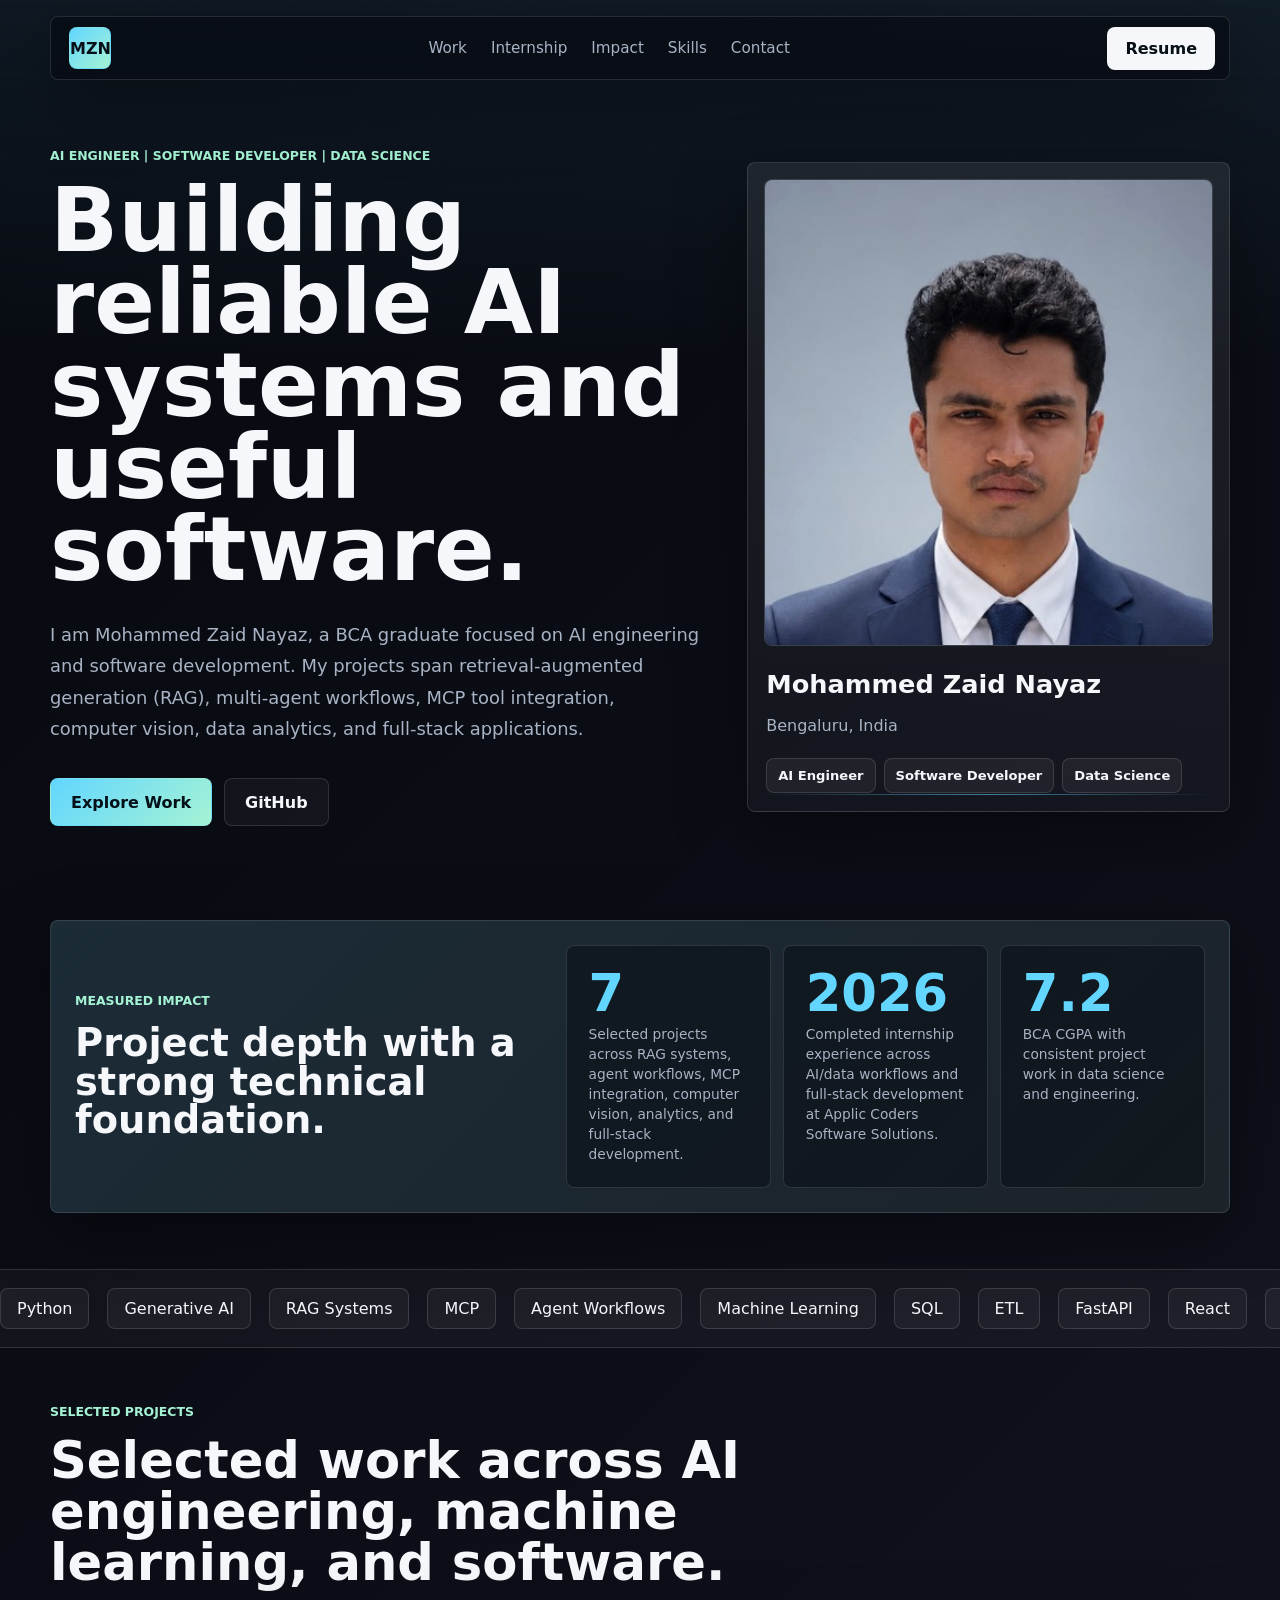
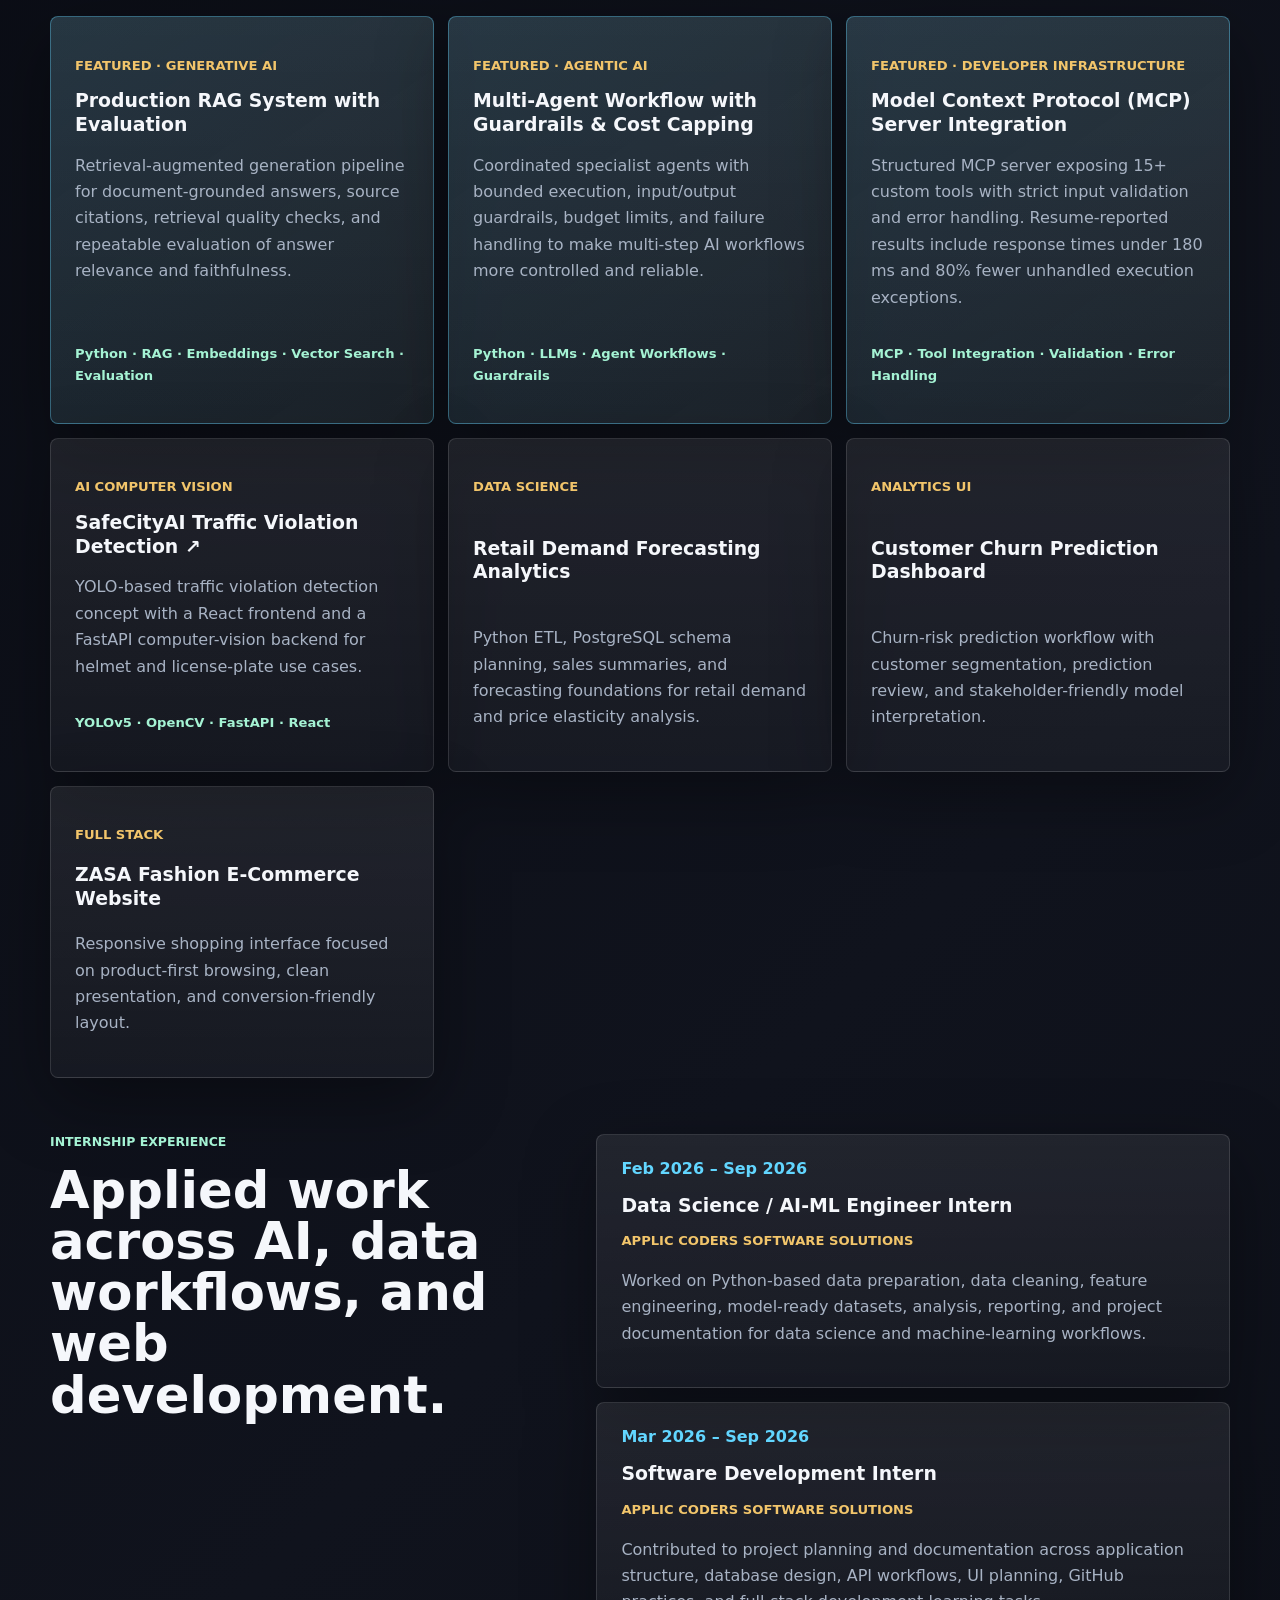
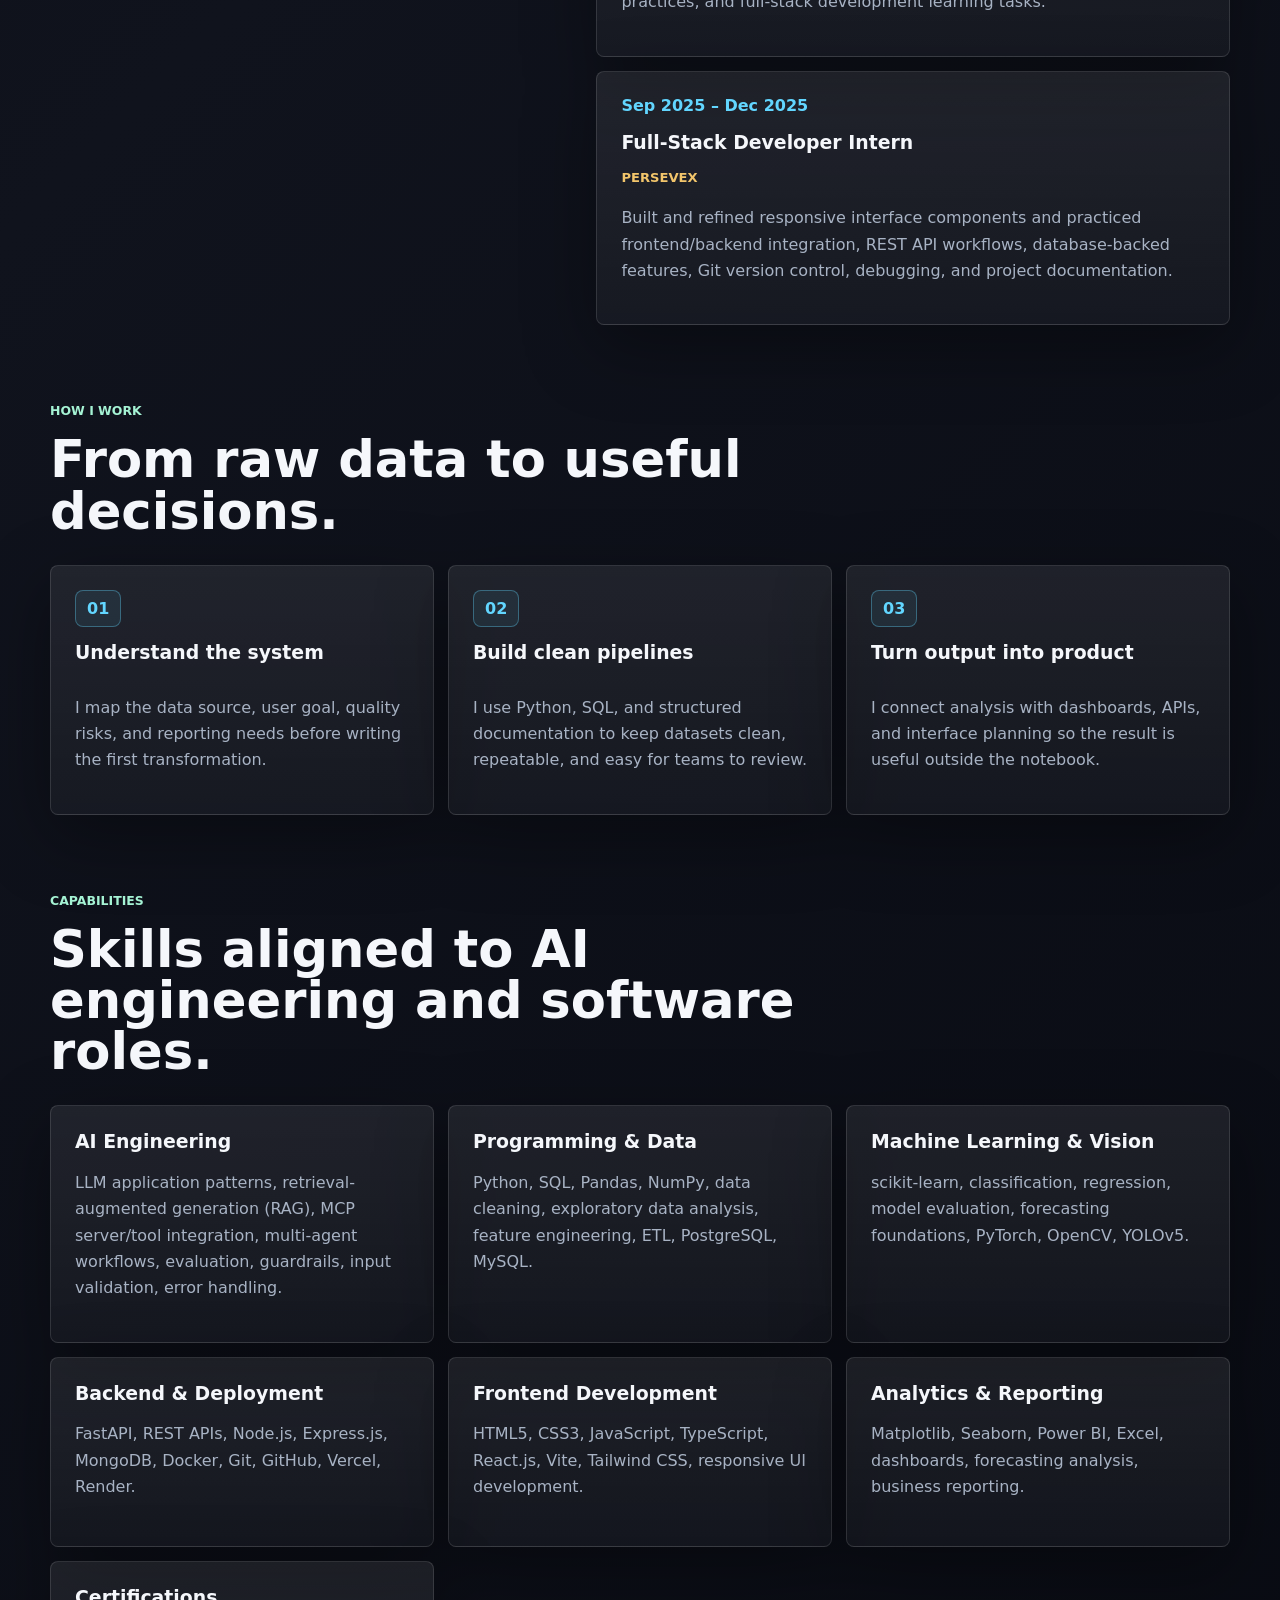
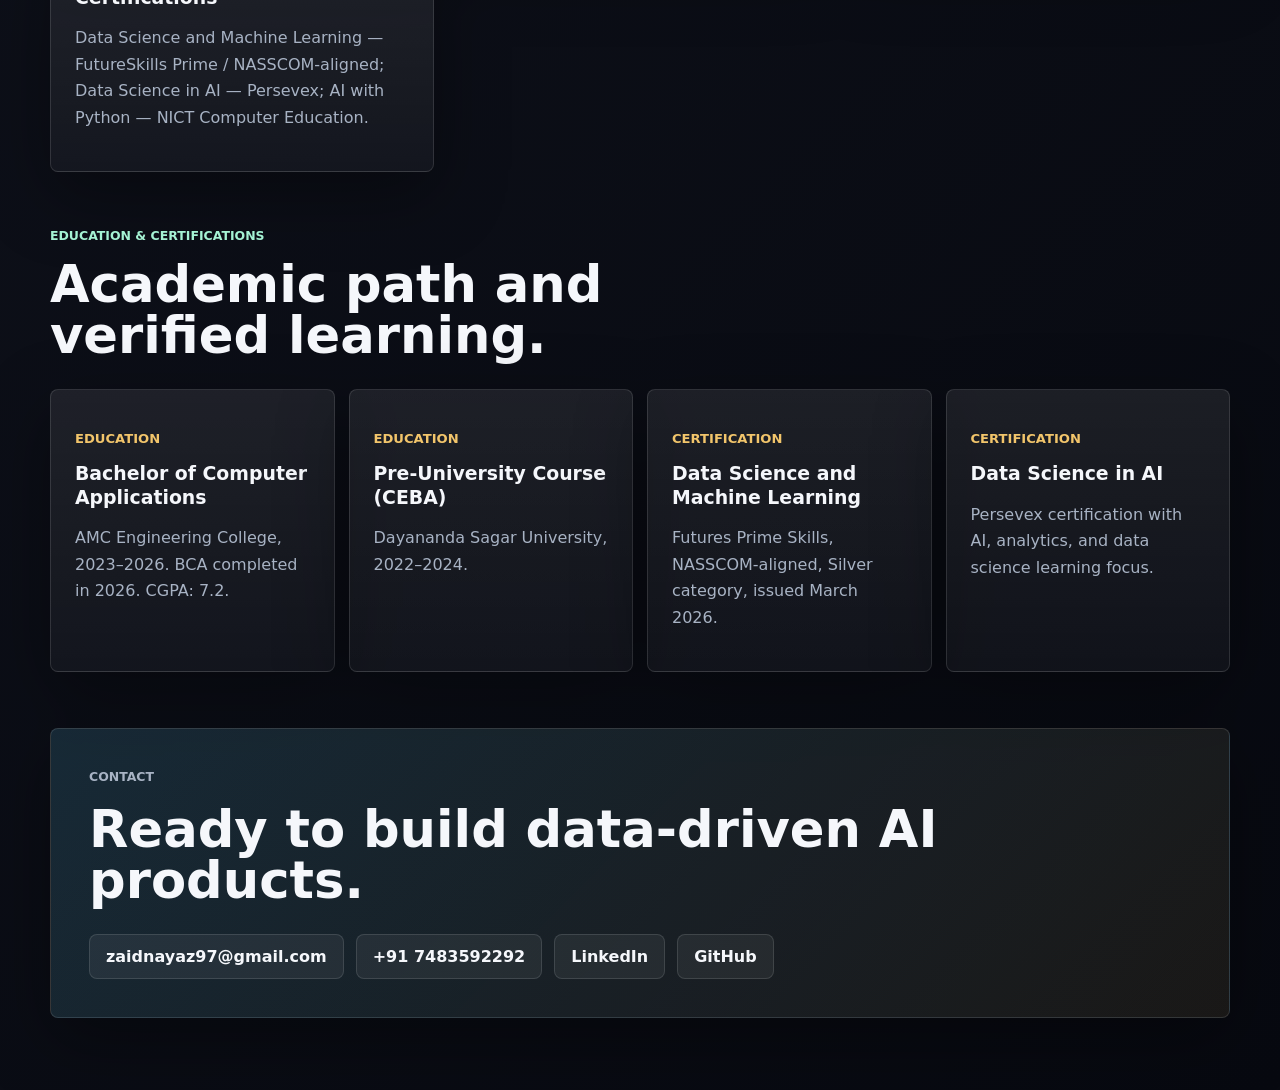
<file: index.html>
<!doctype html>
<html lang="en">
  <head>
    <meta charset="utf-8" />
    <meta name="viewport" content="width=device-width, initial-scale=1" />
    <title>Mohammed Zaid Nayaz | AI Engineer & Software Developer</title>
    <meta
      name="description"
      content="Portfolio of Mohammed Zaid Nayaz, BCA graduate focused on AI engineering, LLM applications, RAG systems, agent workflows, MCP integrations, machine learning, and software development."
    />
    <meta name="theme-color" content="#070910" />
    <meta property="og:type" content="website" />
    <meta property="og:title" content="Mohammed Zaid Nayaz | AI Engineer &amp; Software Developer" />
    <meta property="og:description" content="AI engineering, RAG systems, multi-agent workflows, MCP integrations, machine learning, and software projects." />
    <meta property="og:url" content="https://zaidnayaz.github.io/Mohammed_Zaid_Nayaz_Portfolio/" />
    <link rel="canonical" href="https://zaidnayaz.github.io/Mohammed_Zaid_Nayaz_Portfolio/" />
    <link rel="stylesheet" href="styles.css?v=20261028-refresh" />
  </head>
  <body>
    <div class="progress" aria-hidden="true"></div>

    <header class="nav-shell">
      <a class="logo" href="#home">MZN</a>
      <nav aria-label="Primary navigation">
        <a href="#work">Work</a>
        <a href="#experience">Internship</a>
        <a href="#impact">Impact</a>
        <a href="#skills">Skills</a>
        <a href="#contact">Contact</a>
      </nav>
      <a class="nav-cta" href="resume.html">Resume</a>
    </header>

    <main id="home">
      <section class="hero section-panel">
        <div class="hero-copy reveal">
          <p class="eyebrow">AI Engineer | Software Developer | Data Science</p>
          <h1>Building reliable AI systems and useful software.</h1>
          <p class="hero-text">
            I am Mohammed Zaid Nayaz, a BCA graduate focused on AI engineering and software development. My projects span retrieval-augmented generation (RAG), multi-agent workflows, MCP tool integration, computer vision, data analytics, and full-stack applications.
          </p>
          <div class="hero-actions">
            <a class="button primary" href="#work">Explore Work</a>
            <a class="button ghost" href="https://github.com/zaidnayaz" target="_blank" rel="noreferrer">GitHub</a>
          </div>
        </div>

        <aside class="identity-card reveal">
          <div class="portrait-wrap">
            <img src="assets/zaid_headshot_square.jpg" alt="Mohammed Zaid Nayaz professional photo" />
          </div>
          <div class="identity-copy">
            <h2>Mohammed Zaid Nayaz</h2>
            <p>Bengaluru, India</p>
            <div class="role-pills" aria-label="Portfolio roles">
              <span>AI Engineer</span>
              <span>Software Developer</span>
              <span>Data Science</span>
            </div>
          </div>
        </aside>
      </section>

      <section id="impact" class="impact-band section-panel reveal" aria-label="Career impact highlights">
        <div class="impact-copy">
          <p class="eyebrow">Measured Impact</p>
          <h2>Project depth with a strong technical foundation.</h2>
        </div>
        <dl class="impact-grid">
          <div>
            <dt>7</dt>
            <dd>Selected projects across RAG systems, agent workflows, MCP integration, computer vision, analytics, and full-stack development.</dd>
          </div>
          <div>
            <dt>2026</dt>
            <dd>Completed internship experience across AI/data workflows and full-stack development at Applic Coders Software Solutions.</dd>
          </div>
          <div>
            <dt>7.2</dt>
            <dd>BCA CGPA with consistent project work in data science and engineering.</dd>
          </div>
        </dl>
      </section>

      <section class="ticker" aria-label="Core skill highlights">
        <div class="ticker-track">
          <span>Python</span>
          <span>Generative AI</span>
          <span>RAG Systems</span>
          <span>MCP</span>
          <span>Agent Workflows</span>
          <span>Machine Learning</span>
          <span>SQL</span>
          <span>ETL</span>
          <span>FastAPI</span>
          <span>React</span>
          <span>YOLOv5</span>
          <span>PostgreSQL</span>
          <span>GitHub</span>
        </div>
      </section>

      <section id="work" class="section-panel">
        <div class="section-heading reveal">
          <p class="eyebrow">Selected Projects</p>
          <h2>Selected work across AI engineering, machine learning, and software.</h2>
        </div>

        <div class="project-grid">
          <article class="project-card featured-project reveal">
            <p class="project-kicker">Featured · Generative AI</p>
            <h3>Production RAG System with Evaluation</h3>
            <p>
              Retrieval-augmented generation pipeline for document-grounded answers,
              source citations, retrieval quality checks, and repeatable evaluation
              of answer relevance and faithfulness.
            </p>
            <p class="project-stack">Python · RAG · Embeddings · Vector Search · Evaluation</p>
          </article>

          <article class="project-card featured-project reveal">
            <p class="project-kicker">Featured · Agentic AI</p>
            <h3>Multi-Agent Workflow with Guardrails &amp; Cost Capping</h3>
            <p>
              Coordinated specialist agents with bounded execution, input/output
              guardrails, budget limits, and failure handling to make multi-step
              AI workflows more controlled and reliable.
            </p>
            <p class="project-stack">Python · LLMs · Agent Workflows · Guardrails</p>
          </article>

          <article class="project-card featured-project reveal">
            <p class="project-kicker">Featured · Developer Infrastructure</p>
            <h3>Model Context Protocol (MCP) Server Integration</h3>
            <p>
              Structured MCP server exposing 15+ custom tools with strict input
              validation and error handling. Resume-reported results include
              response times under 180 ms and 80% fewer unhandled execution exceptions.
            </p>
            <p class="project-stack">MCP · Tool Integration · Validation · Error Handling</p>
          </article>

          <article class="project-card reveal">
            <p class="project-kicker">AI Computer Vision</p>
            <h3><a href="https://github.com/zaidnayaz/SafeCityAi-trafficviolation" target="_blank" rel="noreferrer">SafeCityAI Traffic Violation Detection ↗</a></h3>
            <p>
              YOLO-based traffic violation detection concept with a React frontend
              and a FastAPI computer-vision backend for helmet and license-plate use cases.
            </p>
            <p class="project-stack">YOLOv5 · OpenCV · FastAPI · React</p>
          </article>

          <article class="project-card reveal">
            <p class="project-kicker">Data Science</p>
            <h3>Retail Demand Forecasting Analytics</h3>
            <p>
              Python ETL, PostgreSQL schema planning, sales summaries, and forecasting
              foundations for retail demand and price elasticity analysis.
            </p>
          </article>

          <article class="project-card reveal">
            <p class="project-kicker">Analytics UI</p>
            <h3>Customer Churn Prediction Dashboard</h3>
            <p>
              Churn-risk prediction workflow with customer segmentation, prediction
              review, and stakeholder-friendly model interpretation.
            </p>
          </article>

          <article class="project-card reveal">
            <p class="project-kicker">Full Stack</p>
            <h3>ZASA Fashion E-Commerce Website</h3>
            <p>
              Responsive shopping interface focused on product-first browsing,
              clean presentation, and conversion-friendly layout.
            </p>
          </article>
        </div>
      </section>

      <section id="experience" class="section-panel split">
        <div class="section-heading reveal">
          <p class="eyebrow">Internship Experience</p>
          <h2>Applied work across AI, data workflows, and web development.</h2>
        </div>

        <div class="timeline">
          <article class="timeline-item reveal">
            <span>Feb 2026 – Sep 2026</span>
            <h3>Data Science / AI-ML Engineer Intern</h3>
            <p class="company">Applic Coders Software Solutions</p>
            <p>
              Worked on Python-based data preparation, data cleaning, feature engineering,
              model-ready datasets, analysis, reporting, and project documentation for
              data science and machine-learning workflows.
            </p>
          </article>
          <article class="timeline-item reveal">
            <span>Mar 2026 – Sep 2026</span>
            <h3>Software Development Intern</h3>
            <p class="company">Applic Coders Software Solutions</p>
            <p>
              Contributed to project planning and documentation across application
              structure, database design, API workflows, UI planning, GitHub practices,
              and full-stack development learning tasks.
            </p>
          </article>
          <article class="timeline-item reveal">
            <span>Sep 2025 – Dec 2025</span>
            <h3>Full-Stack Developer Intern</h3>
            <p class="company">Persevex</p>
            <p>
              Built and refined responsive interface components and practiced
              frontend/backend integration, REST API workflows, database-backed features,
              Git version control, debugging, and project documentation.
            </p>
          </article>
        </div>
      </section>

      <section class="section-panel story-section">
        <div class="section-heading reveal">
          <p class="eyebrow">How I Work</p>
          <h2>From raw data to useful decisions.</h2>
        </div>

        <div class="story-grid">
          <article class="story-card reveal">
            <span>01</span>
            <h3>Understand the system</h3>
            <p>
              I map the data source, user goal, quality risks, and reporting needs before
              writing the first transformation.
            </p>
          </article>
          <article class="story-card reveal">
            <span>02</span>
            <h3>Build clean pipelines</h3>
            <p>
              I use Python, SQL, and structured documentation to keep datasets clean,
              repeatable, and easy for teams to review.
            </p>
          </article>
          <article class="story-card reveal">
            <span>03</span>
            <h3>Turn output into product</h3>
            <p>
              I connect analysis with dashboards, APIs, and interface planning so the
              result is useful outside the notebook.
            </p>
          </article>
        </div>
      </section>

      <section id="skills" class="section-panel">
        <div class="section-heading reveal">
          <p class="eyebrow">Capabilities</p>
          <h2>Skills aligned to AI engineering and software roles.</h2>
        </div>

        <div class="skill-matrix">
          <div class="skill-block reveal">
            <h3>AI Engineering</h3>
            <p>LLM application patterns, retrieval-augmented generation (RAG), MCP server/tool integration, multi-agent workflows, evaluation, guardrails, input validation, error handling.</p>
          </div>
          <div class="skill-block reveal">
            <h3>Programming &amp; Data</h3>
            <p>Python, SQL, Pandas, NumPy, data cleaning, exploratory data analysis, feature engineering, ETL, PostgreSQL, MySQL.</p>
          </div>
          <div class="skill-block reveal">
            <h3>Machine Learning &amp; Vision</h3>
            <p>scikit-learn, classification, regression, model evaluation, forecasting foundations, PyTorch, OpenCV, YOLOv5.</p>
          </div>
          <div class="skill-block reveal">
            <h3>Backend &amp; Deployment</h3>
            <p>FastAPI, REST APIs, Node.js, Express.js, MongoDB, Docker, Git, GitHub, Vercel, Render.</p>
          </div>
          <div class="skill-block reveal">
            <h3>Frontend Development</h3>
            <p>HTML5, CSS3, JavaScript, TypeScript, React.js, Vite, Tailwind CSS, responsive UI development.</p>
          </div>
          <div class="skill-block reveal">
            <h3>Analytics &amp; Reporting</h3>
            <p>Matplotlib, Seaborn, Power BI, Excel, dashboards, forecasting analysis, business reporting.</p>
          </div>
          <div class="skill-block reveal">
            <h3>Certifications</h3>
            <p>Data Science and Machine Learning — FutureSkills Prime / NASSCOM-aligned; Data Science in AI — Persevex; AI with Python — NICT Computer Education.</p>
          </div>
        </div>

      </section>

      <section class="section-panel credentials-section">
        <div class="section-heading reveal">
          <p class="eyebrow">Education & Certifications</p>
          <h2>Academic path and verified learning.</h2>
        </div>

        <div class="credential-grid">
          <article class="credential-card reveal">
            <p class="project-kicker">Education</p>
            <h3>Bachelor of Computer Applications</h3>
            <p>AMC Engineering College, 2023–2026. BCA completed in 2026. CGPA: 7.2.</p>
          </article>
          <article class="credential-card reveal">
            <p class="project-kicker">Education</p>
            <h3>Pre-University Course (CEBA)</h3>
            <p>Dayananda Sagar University, 2022–2024.</p>
          </article>
          <article class="credential-card reveal">
            <p class="project-kicker">Certification</p>
            <h3>Data Science and Machine Learning</h3>
            <p>Futures Prime Skills, NASSCOM-aligned, Silver category, issued March 2026.</p>
          </article>
          <article class="credential-card reveal">
            <p class="project-kicker">Certification</p>
            <h3>Data Science in AI</h3>
            <p>Persevex certification with AI, analytics, and data science learning focus.</p>
          </article>
        </div>
      </section>

      <section id="contact" class="contact-panel reveal">
        <p class="eyebrow">Contact</p>
        <h2>Ready to build data-driven AI products.</h2>
        <div class="contact-links">
          <a href="mailto:zaidnayaz97@gmail.com">zaidnayaz97@gmail.com</a>
          <a href="tel:+917483592292">+91 7483592292</a>
          <a href="https://www.linkedin.com/in/mohammed-zaid-nayaz?utm_source=share&utm_campaign=share_via&utm_content=profile&utm_medium=android_app" target="_blank" rel="noreferrer">LinkedIn</a>
          <a href="https://github.com/zaidnayaz" target="_blank" rel="noreferrer">GitHub</a>
        </div>
      </section>
    </main>

    <script src="script.js?v=20261028-refresh"></script>
  </body>
</html>
</file>
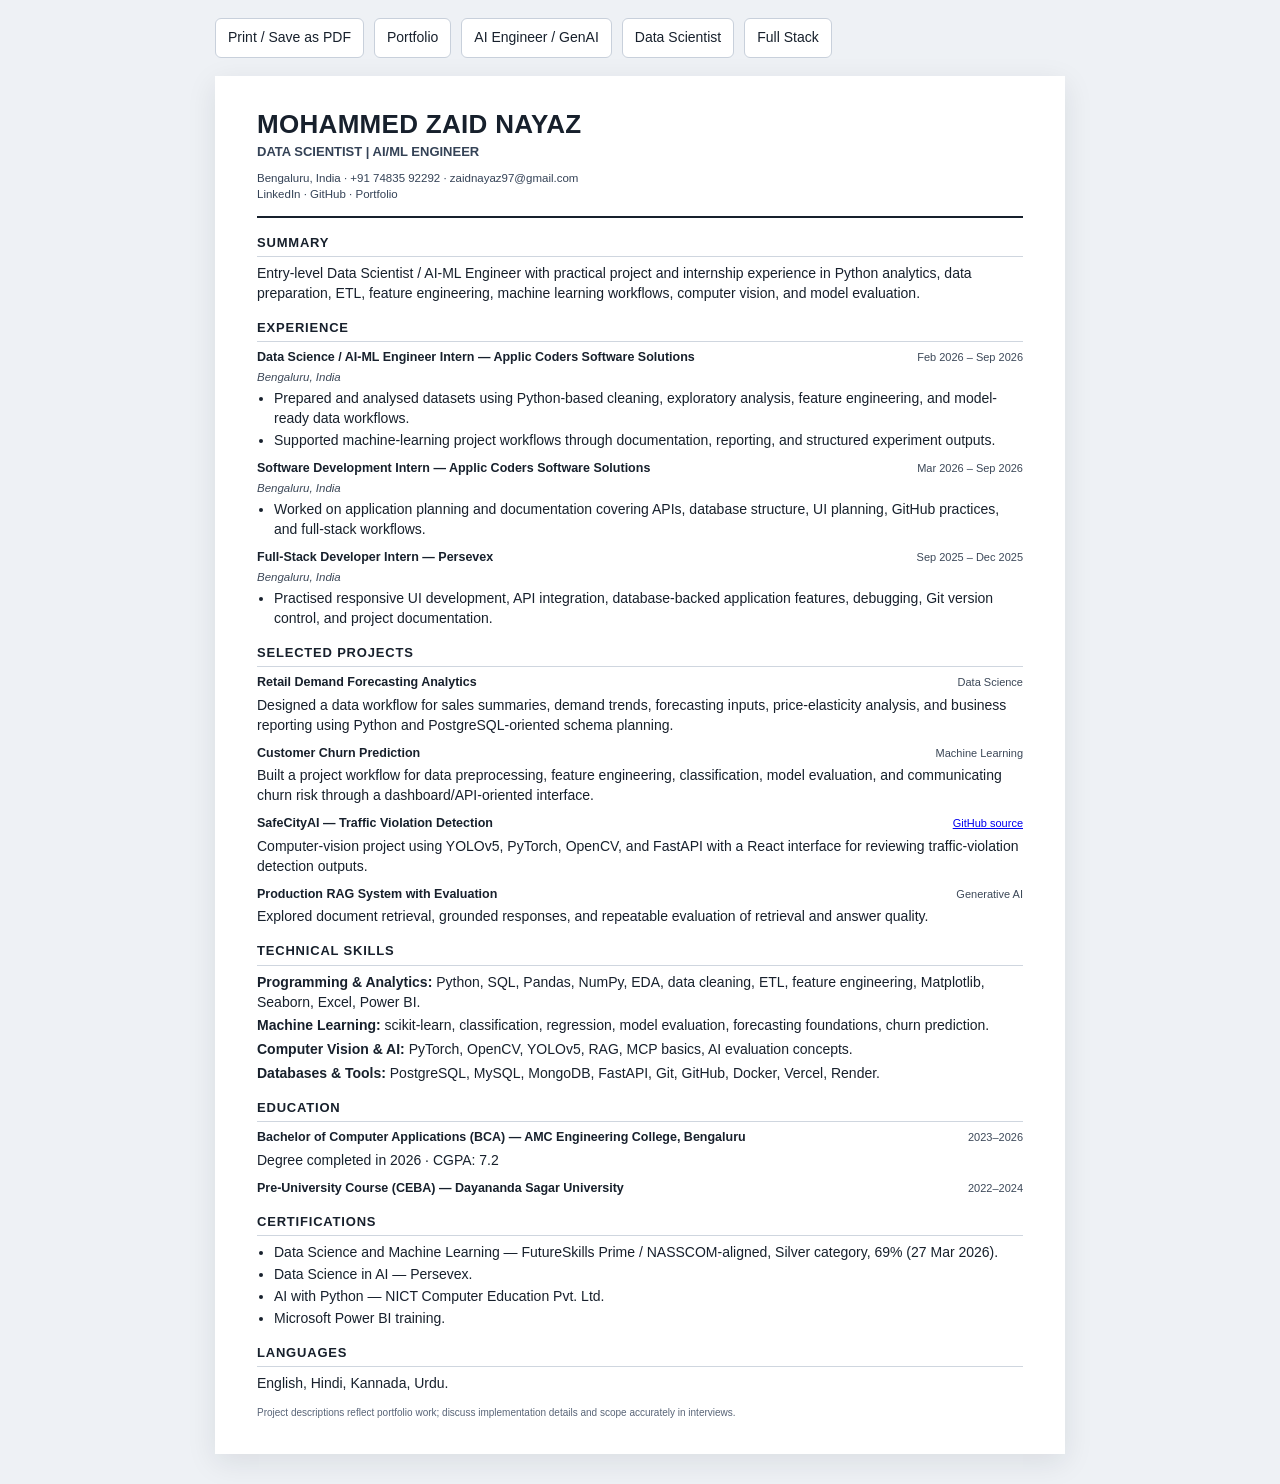
<file: resume-data-scientist.html>
<!doctype html>
<html lang="en">
<head>
<meta charset="utf-8">
<meta name="viewport" content="width=device-width, initial-scale=1">
<title>Data Scientist AI ML Resume | Mohammed Zaid Nayaz</title>
<style>
:root{color-scheme:light}*{box-sizing:border-box}body{margin:0;background:#eef1f5;color:#17202c;font:14px/1.42 Arial,Helvetica,sans-serif}.toolbar{max-width:850px;margin:18px auto;display:flex;gap:10px;flex-wrap:wrap}.toolbar a,.toolbar button{border:1px solid #c8d0db;border-radius:6px;background:white;color:#17202c;padding:9px 12px;text-decoration:none;font:inherit;cursor:pointer}.page{max-width:850px;margin:0 auto 30px;background:white;padding:34px 42px;box-shadow:0 8px 28px #17202c18}.header{border-bottom:2px solid #17202c;padding-bottom:13px;margin-bottom:16px}.header h1{font-size:26px;line-height:1.1;margin:0 0 5px;letter-spacing:.3px}.headline{font-size:13px;font-weight:bold;color:#344256;margin-bottom:8px}.contact{font-size:11.5px;color:#344256;overflow-wrap:anywhere}.contact a{color:inherit;text-decoration:none}.section{margin-top:15px}.section h2{font-size:13px;text-transform:uppercase;letter-spacing:.8px;border-bottom:1px solid #cfd6df;padding-bottom:4px;margin:0 0 7px}.section p{margin:4px 0}.item{margin:0 0 9px}.item-head{display:flex;justify-content:space-between;gap:12px;align-items:baseline}.item h3{font-size:12.5px;margin:0}.date{font-size:11px;white-space:nowrap;color:#3c4858}.sub{font-size:11.5px;color:#3c4858;font-style:italic;margin:2px 0}.section ul{margin:4px 0 0;padding-left:17px}.section li{margin:2px 0}.skills p{margin:4px 0}.muted{color:#465468}.project-title{font-weight:bold}.role-links{font-size:12px}.role-links a{margin-right:12px;color:#174b87}.footer{font-size:10px;color:#586477;margin-top:12px}@media(max-width:700px){.page{margin:0;padding:24px 20px}.toolbar{padding:0 12px}.item-head{display:block}.date{display:block;margin-top:2px}}@media print{@page{size:A4;margin:12mm}body{background:white;font-size:10.5pt}.toolbar{display:none}.page{max-width:none;margin:0;padding:0;box-shadow:none}.section{margin-top:11px}.header h1{font-size:22pt}.section h2{font-size:10.5pt}.item{break-inside:avoid}a{color:inherit;text-decoration:none}}
</style>
</head>
<body>
<div class="toolbar"><button onclick="window.print()">Print / Save as PDF</button><a href="index.html">Portfolio</a><a href="resume.html">AI Engineer / GenAI</a><a href="resume-data-scientist.html">Data Scientist</a><a href="resume-full-stack.html">Full Stack</a></div>
<main class="page">
<header class="header">
<h1>MOHAMMED ZAID NAYAZ</h1>
<div class="headline">DATA SCIENTIST | AI/ML ENGINEER</div>
<div class="contact">Bengaluru, India · +91 74835 92292 · <a href="mailto:zaidnayaz97@gmail.com">zaidnayaz97@gmail.com</a><br>
<a href="https://www.linkedin.com/in/mohammed-zaid-nayaz/">LinkedIn</a> · <a href="https://github.com/zaidnayaz">GitHub</a> · <a href="https://zaidnayaz.github.io/Mohammed_Zaid_Nayaz_Portfolio/">Portfolio</a></div>
</header>
<section class="section"><h2>Summary</h2><p>Entry-level Data Scientist / AI-ML Engineer with practical project and internship experience in Python analytics, data preparation, ETL, feature engineering, machine learning workflows, computer vision, and model evaluation.</p></section>
<section class="section"><h2>Experience</h2>
<div class="item"><div class="item-head"><h3>Data Science / AI-ML Engineer Intern — Applic Coders Software Solutions</h3><span class="date">Feb 2026 – Sep 2026</span></div><div class="sub">Bengaluru, India</div><ul><li>Prepared and analysed datasets using Python-based cleaning, exploratory analysis, feature engineering, and model-ready data workflows.</li><li>Supported machine-learning project workflows through documentation, reporting, and structured experiment outputs.</li></ul></div>
<div class="item"><div class="item-head"><h3>Software Development Intern — Applic Coders Software Solutions</h3><span class="date">Mar 2026 – Sep 2026</span></div><div class="sub">Bengaluru, India</div><ul><li>Worked on application planning and documentation covering APIs, database structure, UI planning, GitHub practices, and full-stack workflows.</li></ul></div>
<div class="item"><div class="item-head"><h3>Full-Stack Developer Intern — Persevex</h3><span class="date">Sep 2025 – Dec 2025</span></div><div class="sub">Bengaluru, India</div><ul><li>Practised responsive UI development, API integration, database-backed application features, debugging, Git version control, and project documentation.</li></ul></div>
</section>
<section class="section"><h2>Selected Projects</h2>
<div class="item"><div class="item-head"><h3>Retail Demand Forecasting Analytics</h3><span class="date">Data Science</span></div><p>Designed a data workflow for sales summaries, demand trends, forecasting inputs, price-elasticity analysis, and business reporting using Python and PostgreSQL-oriented schema planning.</p></div>
<div class="item"><div class="item-head"><h3>Customer Churn Prediction</h3><span class="date">Machine Learning</span></div><p>Built a project workflow for data preprocessing, feature engineering, classification, model evaluation, and communicating churn risk through a dashboard/API-oriented interface.</p></div>
<div class="item"><div class="item-head"><h3>SafeCityAI — Traffic Violation Detection</h3><span class="date"><a href="https://github.com/zaidnayaz/SafeCityAi-trafficviolation">GitHub source</a></span></div><p>Computer-vision project using YOLOv5, PyTorch, OpenCV, and FastAPI with a React interface for reviewing traffic-violation detection outputs.</p></div>
<div class="item"><div class="item-head"><h3>Production RAG System with Evaluation</h3><span class="date">Generative AI</span></div><p>Explored document retrieval, grounded responses, and repeatable evaluation of retrieval and answer quality.</p></div>
</section>
<section class="section skills"><h2>Technical Skills</h2><p><b>Programming &amp; Analytics:</b> Python, SQL, Pandas, NumPy, EDA, data cleaning, ETL, feature engineering, Matplotlib, Seaborn, Excel, Power BI.</p><p><b>Machine Learning:</b> scikit-learn, classification, regression, model evaluation, forecasting foundations, churn prediction.</p><p><b>Computer Vision &amp; AI:</b> PyTorch, OpenCV, YOLOv5, RAG, MCP basics, AI evaluation concepts.</p><p><b>Databases &amp; Tools:</b> PostgreSQL, MySQL, MongoDB, FastAPI, Git, GitHub, Docker, Vercel, Render.</p></section>
<section class="section"><h2>Education</h2><div class="item"><div class="item-head"><h3>Bachelor of Computer Applications (BCA) — AMC Engineering College, Bengaluru</h3><span class="date">2023–2026</span></div><p>Degree completed in 2026 · CGPA: 7.2</p></div><div class="item"><div class="item-head"><h3>Pre-University Course (CEBA) — Dayananda Sagar University</h3><span class="date">2022–2024</span></div></div></section><section class="section"><h2>Certifications</h2><ul><li>Data Science and Machine Learning — FutureSkills Prime / NASSCOM-aligned, Silver category, 69% (27 Mar 2026).</li><li>Data Science in AI — Persevex.</li><li>AI with Python — NICT Computer Education Pvt. Ltd.</li><li>Microsoft Power BI training.</li></ul></section>
<section class="section"><h2>Languages</h2><p>English, Hindi, Kannada, Urdu.</p></section>
<div class="footer">Project descriptions reflect portfolio work; discuss implementation details and scope accurately in interviews.</div>
</main>
</body>
</html>
</file>
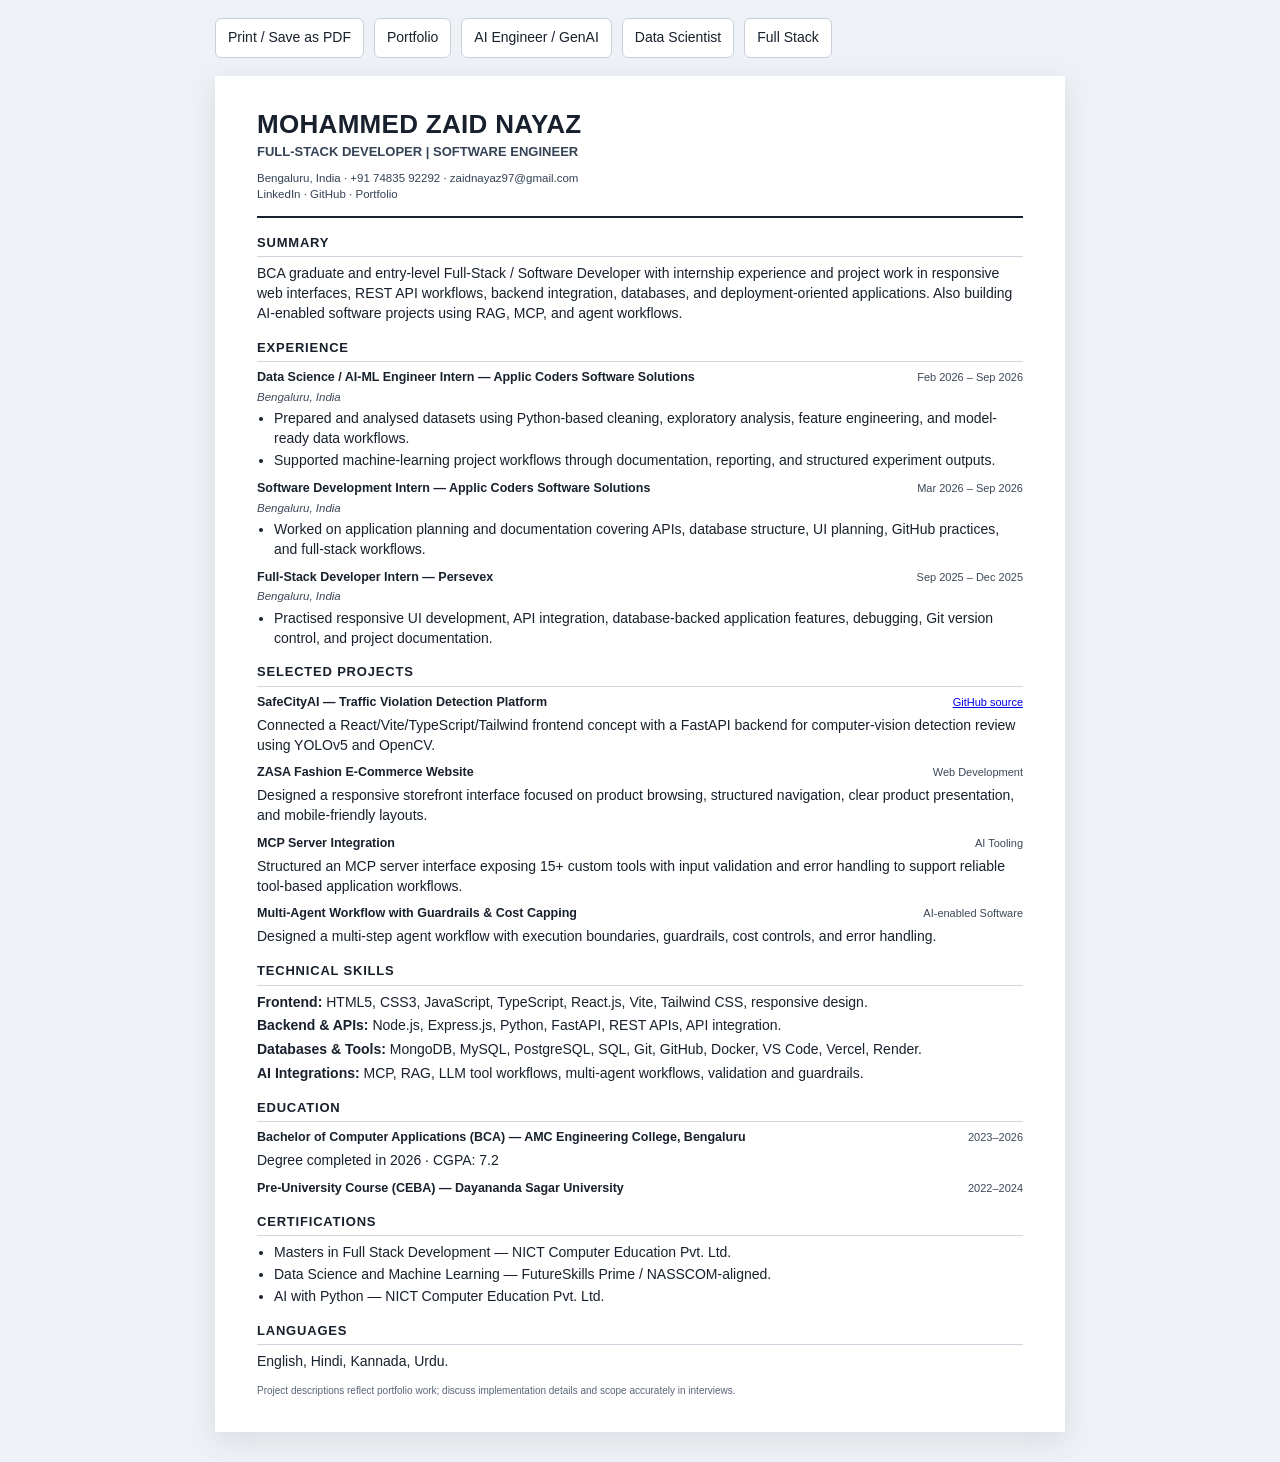
<file: resume-full-stack.html>
<!doctype html>
<html lang="en">
<head>
<meta charset="utf-8">
<meta name="viewport" content="width=device-width, initial-scale=1">
<title>Full Stack Developer Resume | Mohammed Zaid Nayaz</title>
<style>
:root{color-scheme:light}*{box-sizing:border-box}body{margin:0;background:#eef1f5;color:#17202c;font:14px/1.42 Arial,Helvetica,sans-serif}.toolbar{max-width:850px;margin:18px auto;display:flex;gap:10px;flex-wrap:wrap}.toolbar a,.toolbar button{border:1px solid #c8d0db;border-radius:6px;background:white;color:#17202c;padding:9px 12px;text-decoration:none;font:inherit;cursor:pointer}.page{max-width:850px;margin:0 auto 30px;background:white;padding:34px 42px;box-shadow:0 8px 28px #17202c18}.header{border-bottom:2px solid #17202c;padding-bottom:13px;margin-bottom:16px}.header h1{font-size:26px;line-height:1.1;margin:0 0 5px;letter-spacing:.3px}.headline{font-size:13px;font-weight:bold;color:#344256;margin-bottom:8px}.contact{font-size:11.5px;color:#344256;overflow-wrap:anywhere}.contact a{color:inherit;text-decoration:none}.section{margin-top:15px}.section h2{font-size:13px;text-transform:uppercase;letter-spacing:.8px;border-bottom:1px solid #cfd6df;padding-bottom:4px;margin:0 0 7px}.section p{margin:4px 0}.item{margin:0 0 9px}.item-head{display:flex;justify-content:space-between;gap:12px;align-items:baseline}.item h3{font-size:12.5px;margin:0}.date{font-size:11px;white-space:nowrap;color:#3c4858}.sub{font-size:11.5px;color:#3c4858;font-style:italic;margin:2px 0}.section ul{margin:4px 0 0;padding-left:17px}.section li{margin:2px 0}.skills p{margin:4px 0}.muted{color:#465468}.project-title{font-weight:bold}.role-links{font-size:12px}.role-links a{margin-right:12px;color:#174b87}.footer{font-size:10px;color:#586477;margin-top:12px}@media(max-width:700px){.page{margin:0;padding:24px 20px}.toolbar{padding:0 12px}.item-head{display:block}.date{display:block;margin-top:2px}}@media print{@page{size:A4;margin:12mm}body{background:white;font-size:10.5pt}.toolbar{display:none}.page{max-width:none;margin:0;padding:0;box-shadow:none}.section{margin-top:11px}.header h1{font-size:22pt}.section h2{font-size:10.5pt}.item{break-inside:avoid}a{color:inherit;text-decoration:none}}
</style>
</head>
<body>
<div class="toolbar"><button onclick="window.print()">Print / Save as PDF</button><a href="index.html">Portfolio</a><a href="resume.html">AI Engineer / GenAI</a><a href="resume-data-scientist.html">Data Scientist</a><a href="resume-full-stack.html">Full Stack</a></div>
<main class="page">
<header class="header">
<h1>MOHAMMED ZAID NAYAZ</h1>
<div class="headline">FULL-STACK DEVELOPER | SOFTWARE ENGINEER</div>
<div class="contact">Bengaluru, India · +91 74835 92292 · <a href="mailto:zaidnayaz97@gmail.com">zaidnayaz97@gmail.com</a><br>
<a href="https://www.linkedin.com/in/mohammed-zaid-nayaz/">LinkedIn</a> · <a href="https://github.com/zaidnayaz">GitHub</a> · <a href="https://zaidnayaz.github.io/Mohammed_Zaid_Nayaz_Portfolio/">Portfolio</a></div>
</header>
<section class="section"><h2>Summary</h2><p>BCA graduate and entry-level Full-Stack / Software Developer with internship experience and project work in responsive web interfaces, REST API workflows, backend integration, databases, and deployment-oriented applications. Also building AI-enabled software projects using RAG, MCP, and agent workflows.</p></section>
<section class="section"><h2>Experience</h2>
<div class="item"><div class="item-head"><h3>Data Science / AI-ML Engineer Intern — Applic Coders Software Solutions</h3><span class="date">Feb 2026 – Sep 2026</span></div><div class="sub">Bengaluru, India</div><ul><li>Prepared and analysed datasets using Python-based cleaning, exploratory analysis, feature engineering, and model-ready data workflows.</li><li>Supported machine-learning project workflows through documentation, reporting, and structured experiment outputs.</li></ul></div>
<div class="item"><div class="item-head"><h3>Software Development Intern — Applic Coders Software Solutions</h3><span class="date">Mar 2026 – Sep 2026</span></div><div class="sub">Bengaluru, India</div><ul><li>Worked on application planning and documentation covering APIs, database structure, UI planning, GitHub practices, and full-stack workflows.</li></ul></div>
<div class="item"><div class="item-head"><h3>Full-Stack Developer Intern — Persevex</h3><span class="date">Sep 2025 – Dec 2025</span></div><div class="sub">Bengaluru, India</div><ul><li>Practised responsive UI development, API integration, database-backed application features, debugging, Git version control, and project documentation.</li></ul></div>
</section>
<section class="section"><h2>Selected Projects</h2>
<div class="item"><div class="item-head"><h3>SafeCityAI — Traffic Violation Detection Platform</h3><span class="date"><a href="https://github.com/zaidnayaz/SafeCityAi-trafficviolation">GitHub source</a></span></div><p>Connected a React/Vite/TypeScript/Tailwind frontend concept with a FastAPI backend for computer-vision detection review using YOLOv5 and OpenCV.</p></div>
<div class="item"><div class="item-head"><h3>ZASA Fashion E-Commerce Website</h3><span class="date">Web Development</span></div><p>Designed a responsive storefront interface focused on product browsing, structured navigation, clear product presentation, and mobile-friendly layouts.</p></div>
<div class="item"><div class="item-head"><h3>MCP Server Integration</h3><span class="date">AI Tooling</span></div><p>Structured an MCP server interface exposing 15+ custom tools with input validation and error handling to support reliable tool-based application workflows.</p></div>
<div class="item"><div class="item-head"><h3>Multi-Agent Workflow with Guardrails &amp; Cost Capping</h3><span class="date">AI-enabled Software</span></div><p>Designed a multi-step agent workflow with execution boundaries, guardrails, cost controls, and error handling.</p></div>
</section>
<section class="section skills"><h2>Technical Skills</h2><p><b>Frontend:</b> HTML5, CSS3, JavaScript, TypeScript, React.js, Vite, Tailwind CSS, responsive design.</p><p><b>Backend &amp; APIs:</b> Node.js, Express.js, Python, FastAPI, REST APIs, API integration.</p><p><b>Databases &amp; Tools:</b> MongoDB, MySQL, PostgreSQL, SQL, Git, GitHub, Docker, VS Code, Vercel, Render.</p><p><b>AI Integrations:</b> MCP, RAG, LLM tool workflows, multi-agent workflows, validation and guardrails.</p></section>
<section class="section"><h2>Education</h2><div class="item"><div class="item-head"><h3>Bachelor of Computer Applications (BCA) — AMC Engineering College, Bengaluru</h3><span class="date">2023–2026</span></div><p>Degree completed in 2026 · CGPA: 7.2</p></div><div class="item"><div class="item-head"><h3>Pre-University Course (CEBA) — Dayananda Sagar University</h3><span class="date">2022–2024</span></div></div></section><section class="section"><h2>Certifications</h2><ul><li>Masters in Full Stack Development — NICT Computer Education Pvt. Ltd.</li><li>Data Science and Machine Learning — FutureSkills Prime / NASSCOM-aligned.</li><li>AI with Python — NICT Computer Education Pvt. Ltd.</li></ul></section>
<section class="section"><h2>Languages</h2><p>English, Hindi, Kannada, Urdu.</p></section>
<div class="footer">Project descriptions reflect portfolio work; discuss implementation details and scope accurately in interviews.</div>
</main>
</body>
</html>
</file>
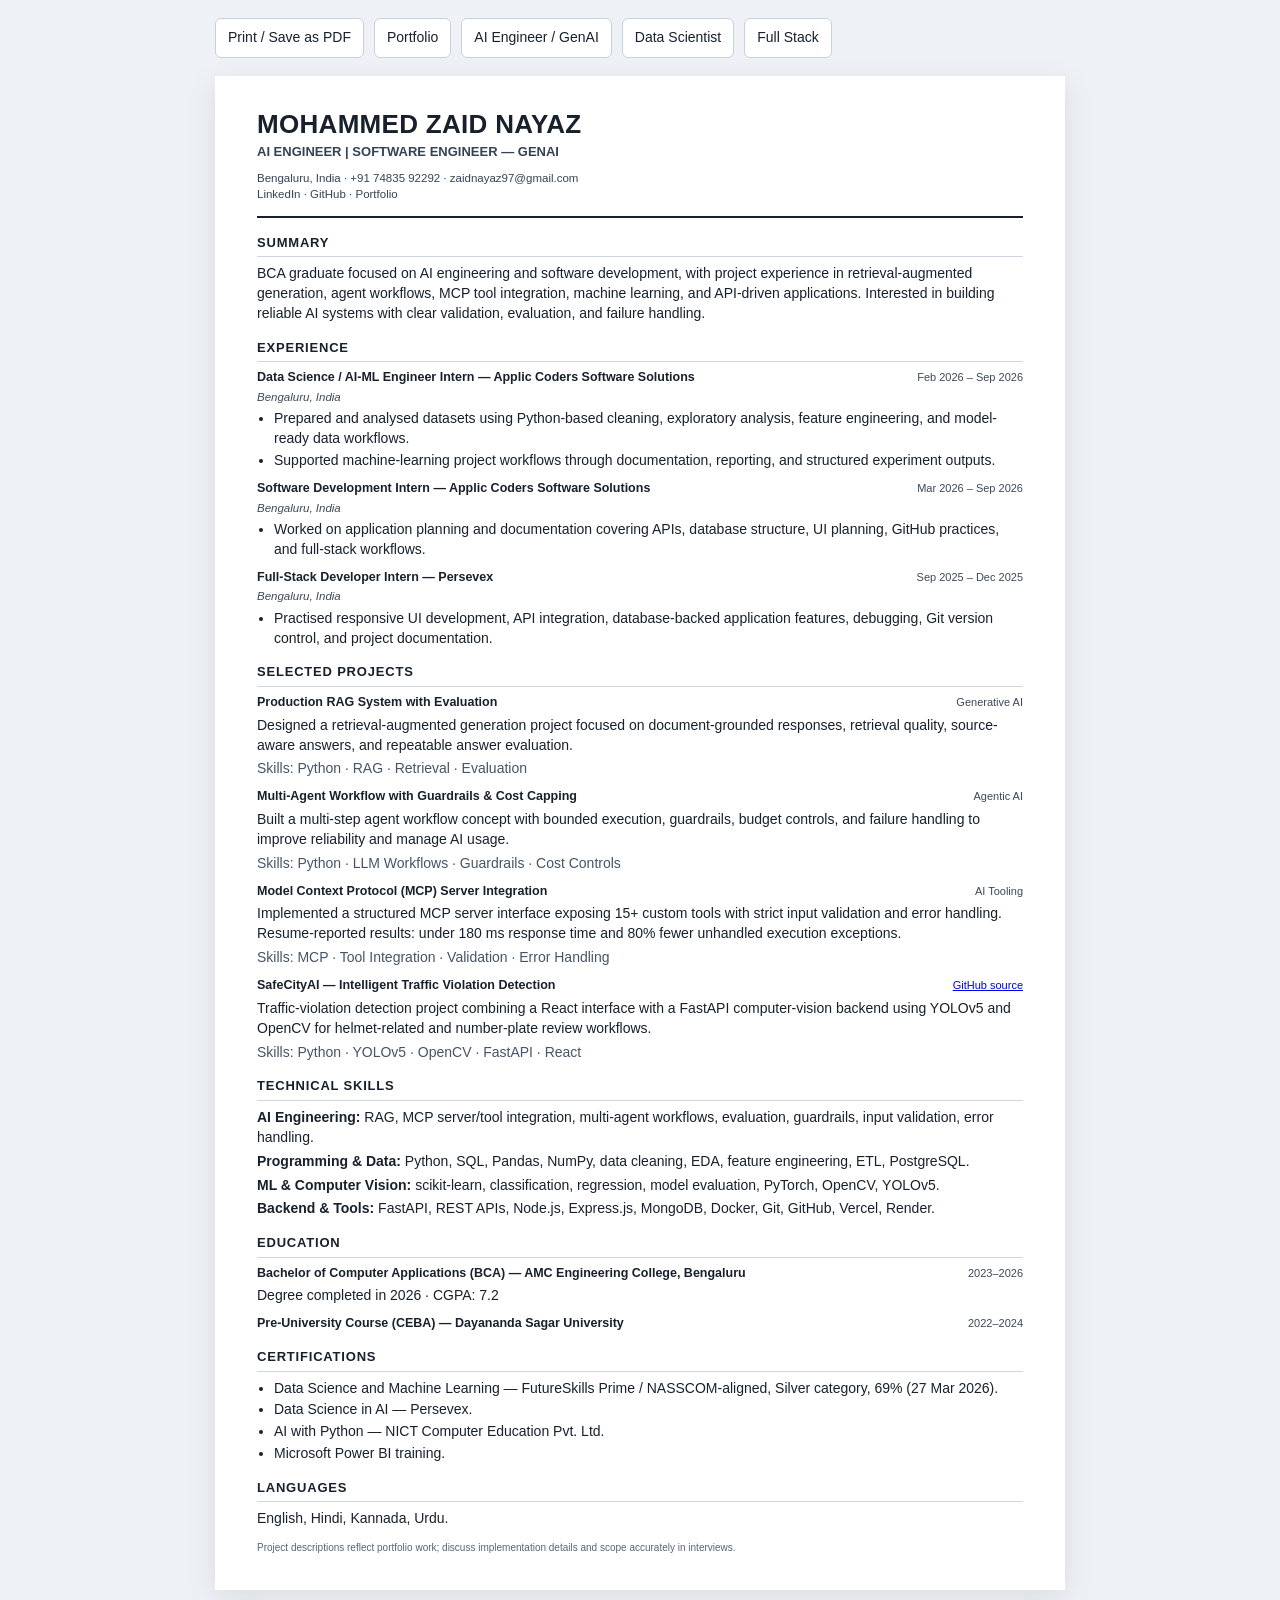
<file: resume.html>
<!doctype html>
<html lang="en">
<head>
<meta charset="utf-8">
<meta name="viewport" content="width=device-width, initial-scale=1">
<title>AI Engineer and Software Engineer GenAI Resume | Mohammed Zaid Nayaz</title>
<style>
:root{color-scheme:light}*{box-sizing:border-box}body{margin:0;background:#eef1f5;color:#17202c;font:14px/1.42 Arial,Helvetica,sans-serif}.toolbar{max-width:850px;margin:18px auto;display:flex;gap:10px;flex-wrap:wrap}.toolbar a,.toolbar button{border:1px solid #c8d0db;border-radius:6px;background:white;color:#17202c;padding:9px 12px;text-decoration:none;font:inherit;cursor:pointer}.page{max-width:850px;margin:0 auto 30px;background:white;padding:34px 42px;box-shadow:0 8px 28px #17202c18}.header{border-bottom:2px solid #17202c;padding-bottom:13px;margin-bottom:16px}.header h1{font-size:26px;line-height:1.1;margin:0 0 5px;letter-spacing:.3px}.headline{font-size:13px;font-weight:bold;color:#344256;margin-bottom:8px}.contact{font-size:11.5px;color:#344256;overflow-wrap:anywhere}.contact a{color:inherit;text-decoration:none}.section{margin-top:15px}.section h2{font-size:13px;text-transform:uppercase;letter-spacing:.8px;border-bottom:1px solid #cfd6df;padding-bottom:4px;margin:0 0 7px}.section p{margin:4px 0}.item{margin:0 0 9px}.item-head{display:flex;justify-content:space-between;gap:12px;align-items:baseline}.item h3{font-size:12.5px;margin:0}.date{font-size:11px;white-space:nowrap;color:#3c4858}.sub{font-size:11.5px;color:#3c4858;font-style:italic;margin:2px 0}.section ul{margin:4px 0 0;padding-left:17px}.section li{margin:2px 0}.skills p{margin:4px 0}.muted{color:#465468}.project-title{font-weight:bold}.role-links{font-size:12px}.role-links a{margin-right:12px;color:#174b87}.footer{font-size:10px;color:#586477;margin-top:12px}@media(max-width:700px){.page{margin:0;padding:24px 20px}.toolbar{padding:0 12px}.item-head{display:block}.date{display:block;margin-top:2px}}@media print{@page{size:A4;margin:12mm}body{background:white;font-size:10.5pt}.toolbar{display:none}.page{max-width:none;margin:0;padding:0;box-shadow:none}.section{margin-top:11px}.header h1{font-size:22pt}.section h2{font-size:10.5pt}.item{break-inside:avoid}a{color:inherit;text-decoration:none}}
</style>
</head>
<body>
<div class="toolbar"><button onclick="window.print()">Print / Save as PDF</button><a href="index.html">Portfolio</a><a href="resume.html">AI Engineer / GenAI</a><a href="resume-data-scientist.html">Data Scientist</a><a href="resume-full-stack.html">Full Stack</a></div>
<main class="page">
<header class="header">
<h1>MOHAMMED ZAID NAYAZ</h1>
<div class="headline">AI ENGINEER | SOFTWARE ENGINEER — GENAI</div>
<div class="contact">Bengaluru, India · +91 74835 92292 · <a href="mailto:zaidnayaz97@gmail.com">zaidnayaz97@gmail.com</a><br>
<a href="https://www.linkedin.com/in/mohammed-zaid-nayaz/">LinkedIn</a> · <a href="https://github.com/zaidnayaz">GitHub</a> · <a href="https://zaidnayaz.github.io/Mohammed_Zaid_Nayaz_Portfolio/">Portfolio</a></div>
</header>
<section class="section"><h2>Summary</h2><p>BCA graduate focused on AI engineering and software development, with project experience in retrieval-augmented generation, agent workflows, MCP tool integration, machine learning, and API-driven applications. Interested in building reliable AI systems with clear validation, evaluation, and failure handling.</p></section>
<section class="section"><h2>Experience</h2>
<div class="item"><div class="item-head"><h3>Data Science / AI-ML Engineer Intern — Applic Coders Software Solutions</h3><span class="date">Feb 2026 – Sep 2026</span></div><div class="sub">Bengaluru, India</div><ul><li>Prepared and analysed datasets using Python-based cleaning, exploratory analysis, feature engineering, and model-ready data workflows.</li><li>Supported machine-learning project workflows through documentation, reporting, and structured experiment outputs.</li></ul></div>
<div class="item"><div class="item-head"><h3>Software Development Intern — Applic Coders Software Solutions</h3><span class="date">Mar 2026 – Sep 2026</span></div><div class="sub">Bengaluru, India</div><ul><li>Worked on application planning and documentation covering APIs, database structure, UI planning, GitHub practices, and full-stack workflows.</li></ul></div>
<div class="item"><div class="item-head"><h3>Full-Stack Developer Intern — Persevex</h3><span class="date">Sep 2025 – Dec 2025</span></div><div class="sub">Bengaluru, India</div><ul><li>Practised responsive UI development, API integration, database-backed application features, debugging, Git version control, and project documentation.</li></ul></div>
</section>
<section class="section"><h2>Selected Projects</h2>
<div class="item"><div class="item-head"><h3>Production RAG System with Evaluation</h3><span class="date">Generative AI</span></div><p>Designed a retrieval-augmented generation project focused on document-grounded responses, retrieval quality, source-aware answers, and repeatable answer evaluation.</p><p class="muted">Skills: Python · RAG · Retrieval · Evaluation</p></div>
<div class="item"><div class="item-head"><h3>Multi-Agent Workflow with Guardrails &amp; Cost Capping</h3><span class="date">Agentic AI</span></div><p>Built a multi-step agent workflow concept with bounded execution, guardrails, budget controls, and failure handling to improve reliability and manage AI usage.</p><p class="muted">Skills: Python · LLM Workflows · Guardrails · Cost Controls</p></div>
<div class="item"><div class="item-head"><h3>Model Context Protocol (MCP) Server Integration</h3><span class="date">AI Tooling</span></div><p>Implemented a structured MCP server interface exposing 15+ custom tools with strict input validation and error handling. Resume-reported results: under 180 ms response time and 80% fewer unhandled execution exceptions.</p><p class="muted">Skills: MCP · Tool Integration · Validation · Error Handling</p></div>
<div class="item"><div class="item-head"><h3>SafeCityAI — Intelligent Traffic Violation Detection</h3><span class="date"><a href="https://github.com/zaidnayaz/SafeCityAi-trafficviolation">GitHub source</a></span></div><p>Traffic-violation detection project combining a React interface with a FastAPI computer-vision backend using YOLOv5 and OpenCV for helmet-related and number-plate review workflows.</p><p class="muted">Skills: Python · YOLOv5 · OpenCV · FastAPI · React</p></div>
</section>
<section class="section skills"><h2>Technical Skills</h2><p><b>AI Engineering:</b> RAG, MCP server/tool integration, multi-agent workflows, evaluation, guardrails, input validation, error handling.</p><p><b>Programming &amp; Data:</b> Python, SQL, Pandas, NumPy, data cleaning, EDA, feature engineering, ETL, PostgreSQL.</p><p><b>ML &amp; Computer Vision:</b> scikit-learn, classification, regression, model evaluation, PyTorch, OpenCV, YOLOv5.</p><p><b>Backend &amp; Tools:</b> FastAPI, REST APIs, Node.js, Express.js, MongoDB, Docker, Git, GitHub, Vercel, Render.</p></section>
<section class="section"><h2>Education</h2><div class="item"><div class="item-head"><h3>Bachelor of Computer Applications (BCA) — AMC Engineering College, Bengaluru</h3><span class="date">2023–2026</span></div><p>Degree completed in 2026 · CGPA: 7.2</p></div><div class="item"><div class="item-head"><h3>Pre-University Course (CEBA) — Dayananda Sagar University</h3><span class="date">2022–2024</span></div></div></section><section class="section"><h2>Certifications</h2><ul><li>Data Science and Machine Learning — FutureSkills Prime / NASSCOM-aligned, Silver category, 69% (27 Mar 2026).</li><li>Data Science in AI — Persevex.</li><li>AI with Python — NICT Computer Education Pvt. Ltd.</li><li>Microsoft Power BI training.</li></ul></section>
<section class="section"><h2>Languages</h2><p>English, Hindi, Kannada, Urdu.</p></section>
<div class="footer">Project descriptions reflect portfolio work; discuss implementation details and scope accurately in interviews.</div>
</main>
</body>
</html>
</file>
<file: styles.css>
:root {
  --bg: #070910;
  --panel: #10151f;
  --panel-2: #151b27;
  --text: #f5f7fb;
  --muted: #a8b3c4;
  --line: rgba(255, 255, 255, 0.12);
  --accent: #62d6ff;
  --accent-2: #a5f3d4;
  --gold: #f2c56b;
  --shadow: 0 22px 70px rgba(0, 0, 0, 0.35);
  font-family: Inter, ui-sans-serif, system-ui, -apple-system, BlinkMacSystemFont, "Segoe UI", sans-serif;
}

* {
  box-sizing: border-box;
}

html {
  scroll-behavior: smooth;
}

body {
  margin: 0;
  color: var(--text);
  background:
    linear-gradient(180deg, rgba(98, 214, 255, 0.08), transparent 360px),
    linear-gradient(135deg, #070910 0%, #10131d 48%, #070910 100%);
  min-height: 100vh;
}

body::before {
  content: "";
  position: fixed;
  inset: 0;
  pointer-events: none;
  opacity: 0.28;
  background-image:
    linear-gradient(rgba(255, 255, 255, 0.05) 1px, transparent 1px),
    linear-gradient(90deg, rgba(255, 255, 255, 0.04) 1px, transparent 1px);
  background-size: 72px 72px;
  mask-image: linear-gradient(to bottom, black, transparent 82%);
}

a {
  color: inherit;
  text-decoration: none;
}

.progress {
  position: fixed;
  top: 0;
  left: 0;
  z-index: 20;
  width: 100%;
  height: 3px;
  background: linear-gradient(90deg, var(--accent), var(--accent-2), var(--gold));
  transform: scaleX(0);
  transform-origin: left;
}

.nav-shell {
  position: sticky;
  top: 16px;
  z-index: 15;
  width: min(1180px, calc(100% - 32px));
  height: 64px;
  margin: 16px auto 0;
  display: flex;
  align-items: center;
  justify-content: space-between;
  gap: 20px;
  padding: 0 14px 0 18px;
  border: 1px solid var(--line);
  border-radius: 8px;
  background: rgba(8, 12, 20, 0.78);
  box-shadow: var(--shadow);
  backdrop-filter: blur(18px);
}

.logo {
  display: grid;
  place-items: center;
  width: 42px;
  height: 42px;
  border: 1px solid rgba(98, 214, 255, 0.45);
  border-radius: 8px;
  color: #071018;
  background: linear-gradient(135deg, var(--accent), var(--accent-2));
  font-weight: 900;
  letter-spacing: 0;
}

nav {
  display: flex;
  align-items: center;
  gap: 24px;
  color: var(--muted);
  font-size: 0.95rem;
}

nav a,
.contact-links a {
  transition: color 180ms ease, border-color 180ms ease, background 180ms ease;
}

nav a:hover,
.contact-links a:hover {
  color: var(--text);
}

.nav-cta,
.button,
.contact-links a {
  border-radius: 8px;
}

.nav-cta {
  padding: 12px 18px;
  color: #061016;
  background: var(--text);
  font-weight: 800;
}

main {
  position: relative;
  z-index: 1;
}

.section-panel {
  width: min(1180px, calc(100% - 32px));
  margin: 56px auto;
}

.hero {
  min-height: calc(100vh - 110px);
  display: grid;
  grid-template-columns: minmax(0, 1.15fr) minmax(340px, 0.85fr);
  align-items: center;
  gap: 44px;
  margin-top: 12px;
}

.eyebrow {
  margin: 0 0 16px;
  color: var(--accent-2);
  font-size: 0.78rem;
  font-weight: 800;
  letter-spacing: 0;
  text-transform: uppercase;
}

h1,
h2,
h3,
p {
  overflow-wrap: anywhere;
}

h1 {
  max-width: 860px;
  margin: 0;
  font-size: clamp(3.15rem, 7vw, 6.8rem);
  line-height: 0.92;
  letter-spacing: 0;
}

h2 {
  margin: 0;
  font-size: clamp(2rem, 4vw, 4rem);
  line-height: 1;
  letter-spacing: 0;
}

h3 {
  margin: 0;
  font-size: 1.18rem;
  line-height: 1.25;
  letter-spacing: 0;
}

.hero-text {
  max-width: 720px;
  margin: 28px 0 0;
  color: var(--muted);
  font-size: 1.12rem;
  line-height: 1.75;
}

.hero-actions {
  display: flex;
  flex-wrap: wrap;
  gap: 12px;
  margin-top: 34px;
}

.button {
  display: inline-flex;
  min-height: 48px;
  align-items: center;
  justify-content: center;
  padding: 0 20px;
  border: 1px solid var(--line);
  font-weight: 800;
}

.button.primary {
  color: #041018;
  border-color: transparent;
  background: linear-gradient(135deg, var(--accent), var(--accent-2));
}

.button.ghost {
  color: var(--text);
  background: rgba(255, 255, 255, 0.04);
}

.identity-card,
.project-card,
.timeline-item,
.skill-block,
.story-card,
.credential-card,
.contact-panel {
  border: 1px solid var(--line);
  border-radius: 8px;
  background: linear-gradient(180deg, rgba(255, 255, 255, 0.08), rgba(255, 255, 255, 0.035));
  box-shadow: var(--shadow);
}

.identity-card {
  padding: 16px;
  transform: rotate(0.75deg);
  position: relative;
  overflow: hidden;
}

.identity-card::after {
  content: "";
  position: absolute;
  inset: auto 16px 16px;
  height: 1px;
  background: linear-gradient(90deg, transparent, rgba(98, 214, 255, 0.55), transparent);
}

.portrait-wrap {
  aspect-ratio: 1 / 1.04;
  overflow: hidden;
  border-radius: 8px;
  border: 1px solid rgba(255, 255, 255, 0.16);
  background: var(--panel-2);
}

.portrait-wrap img {
  width: 100%;
  height: 100%;
  display: block;
  object-fit: cover;
  object-position: center 16%;
  filter: saturate(0.98) contrast(1.03);
}

.identity-copy {
  padding: 6px 2px 2px;
}

.identity-card h2 {
  margin-top: 20px;
  font-size: clamp(1.55rem, 2vw, 2.1rem);
}

.identity-card p,
.project-card p,
.timeline-item p,
.skill-block p,
.story-card p,
.credential-card p,
.contact-panel p {
  color: var(--muted);
  line-height: 1.65;
}

.role-pills {
  display: flex;
  flex-wrap: wrap;
  gap: 8px;
  margin-top: 18px;
}

.role-pills span {
  padding: 9px 11px;
  border: 1px solid var(--line);
  border-radius: 8px;
  background: rgba(255, 255, 255, 0.055);
  color: var(--text);
  font-size: 0.82rem;
  font-weight: 800;
}

dt {
  color: var(--accent);
  font-size: 1.55rem;
  font-weight: 900;
}

dd {
  margin: 6px 0 0;
  color: var(--muted);
  font-size: 0.86rem;
  line-height: 1.45;
}

.impact-band {
  display: grid;
  grid-template-columns: minmax(0, 0.85fr) minmax(0, 1.15fr);
  align-items: stretch;
  gap: 18px;
  margin-top: -18px;
  padding: 24px;
  border: 1px solid var(--line);
  border-radius: 8px;
  background:
    linear-gradient(135deg, rgba(98, 214, 255, 0.12), rgba(165, 243, 212, 0.05)),
    rgba(255, 255, 255, 0.035);
  box-shadow: var(--shadow);
}

.impact-copy {
  display: flex;
  flex-direction: column;
  justify-content: center;
}

.impact-copy h2 {
  font-size: clamp(1.8rem, 3vw, 3.1rem);
}

.impact-grid {
  display: grid;
  grid-template-columns: repeat(3, minmax(0, 1fr));
  gap: 12px;
  margin: 0;
}

.impact-grid div {
  min-height: 158px;
  padding: 22px;
  border: 1px solid var(--line);
  border-radius: 8px;
  background: rgba(6, 9, 16, 0.45);
}

.impact-grid dt {
  font-size: clamp(2rem, 4vw, 3.2rem);
  line-height: 1;
}

.ticker {
  overflow: hidden;
  border-block: 1px solid var(--line);
  background: rgba(255, 255, 255, 0.035);
}

.ticker-track {
  display: flex;
  width: max-content;
  gap: 18px;
  padding: 18px 0;
  animation: marquee 22s linear infinite;
}

.ticker span {
  padding: 10px 16px;
  border: 1px solid rgba(255, 255, 255, 0.13);
  border-radius: 8px;
  color: var(--text);
  background: rgba(255, 255, 255, 0.045);
  white-space: nowrap;
}

@keyframes marquee {
  from {
    transform: translateX(100vw);
  }
  to {
    transform: translateX(-100%);
  }
}

.section-heading {
  max-width: 760px;
  margin-bottom: 28px;
}

.project-grid,
.skill-matrix,
.credential-grid {
  display: grid;
  grid-template-columns: repeat(3, minmax(0, 1fr));
  gap: 14px;
}

.credential-grid {
  grid-template-columns: repeat(4, minmax(0, 1fr));
}

.project-card,
.skill-block,
.timeline-item,
.story-card,
.credential-card {
  padding: 24px;
}

.project-card {
  min-height: 292px;
  display: flex;
  flex-direction: column;
  justify-content: space-between;
}

.featured-project {
  border-color: rgba(98, 214, 255, 0.38);
  background:
    linear-gradient(145deg, rgba(98, 214, 255, 0.12), rgba(165, 243, 212, 0.045)),
    linear-gradient(180deg, rgba(255, 255, 255, 0.08), rgba(255, 255, 255, 0.035));
}

.project-stack {
  margin-top: auto;
  padding-top: 16px;
  color: var(--accent-2) !important;
  font-size: 0.82rem;
  font-weight: 700;
}

.project-kicker,
.company {
  color: var(--gold) !important;
  font-size: 0.82rem;
  font-weight: 800;
  text-transform: uppercase;
}

.split {
  display: grid;
  grid-template-columns: minmax(0, 0.9fr) minmax(0, 1.1fr);
  gap: 28px;
  align-items: start;
}

.timeline {
  display: grid;
  gap: 14px;
}

.timeline-item span {
  display: inline-flex;
  margin-bottom: 16px;
  color: var(--accent);
  font-weight: 900;
}

.skill-block {
  min-height: 190px;
}

.story-section {
  padding-block: 22px;
}

.story-grid {
  display: grid;
  grid-template-columns: repeat(3, minmax(0, 1fr));
  gap: 14px;
}

.story-card {
  min-height: 250px;
  display: flex;
  flex-direction: column;
  justify-content: space-between;
}

.story-card span {
  width: max-content;
  padding: 8px 11px;
  border: 1px solid rgba(98, 214, 255, 0.35);
  border-radius: 8px;
  color: var(--accent);
  background: rgba(98, 214, 255, 0.08);
  font-weight: 900;
}

.credential-card {
  min-height: 214px;
}

.contact-panel {
  width: min(1180px, calc(100% - 32px));
  margin: 56px auto 72px;
  padding: 38px;
  background: linear-gradient(135deg, rgba(98, 214, 255, 0.14), rgba(242, 197, 107, 0.08));
}

.contact-links {
  display: flex;
  flex-wrap: wrap;
  gap: 12px;
  margin-top: 28px;
}

.contact-links a {
  padding: 12px 16px;
  border: 1px solid var(--line);
  background: rgba(255, 255, 255, 0.06);
  color: var(--text);
  font-weight: 800;
}

.reveal {
  opacity: 0;
  transform: translateY(24px);
  transition: opacity 650ms ease, transform 650ms ease;
}

.reveal.visible {
  opacity: 1;
  transform: translateY(0);
}

@media (max-width: 980px) {
  .hero,
  .split {
    grid-template-columns: 1fr;
  }

  .identity-card {
    max-width: 520px;
    transform: none;
  }

  .project-grid,
  .skill-matrix,
  .credential-grid,
  .story-grid {
    grid-template-columns: repeat(2, minmax(0, 1fr));
  }

  .impact-band {
    grid-template-columns: 1fr;
  }

  .impact-grid {
    grid-template-columns: repeat(2, minmax(0, 1fr));
  }
}

@media (max-width: 720px) {
  .nav-shell {
    top: 8px;
    width: calc(100% - 16px);
    height: auto;
    min-height: 62px;
    flex-wrap: wrap;
    justify-content: center;
    padding: 10px;
  }

  .logo {
    width: 38px;
    height: 38px;
  }

  nav {
    order: 3;
    width: 100%;
    justify-content: center;
    gap: 14px;
    font-size: 0.84rem;
  }

  .section-panel,
  .contact-panel {
    width: calc(100% - 20px);
    margin: 38px auto;
  }

  .hero {
    min-height: auto;
    padding-top: 28px;
  }

  h1 {
    font-size: 3.15rem;
  }

  .hero-text {
    font-size: 1rem;
  }

  .project-grid,
  .skill-matrix,
  .credential-grid,
  .impact-grid,
  .story-grid {
    grid-template-columns: 1fr;
  }

  .project-card,
  .skill-block,
  .story-card,
  .credential-card,
  .timeline-item,
  .contact-panel {
    padding: 20px;
  }

  .project-card,
  .skill-block,
  .story-card,
  .credential-card {
    min-height: auto;
  }

  .impact-band {
    padding: 18px;
    margin-top: 0;
  }

  .impact-grid div {
    min-height: auto;
  }
}
</file>
